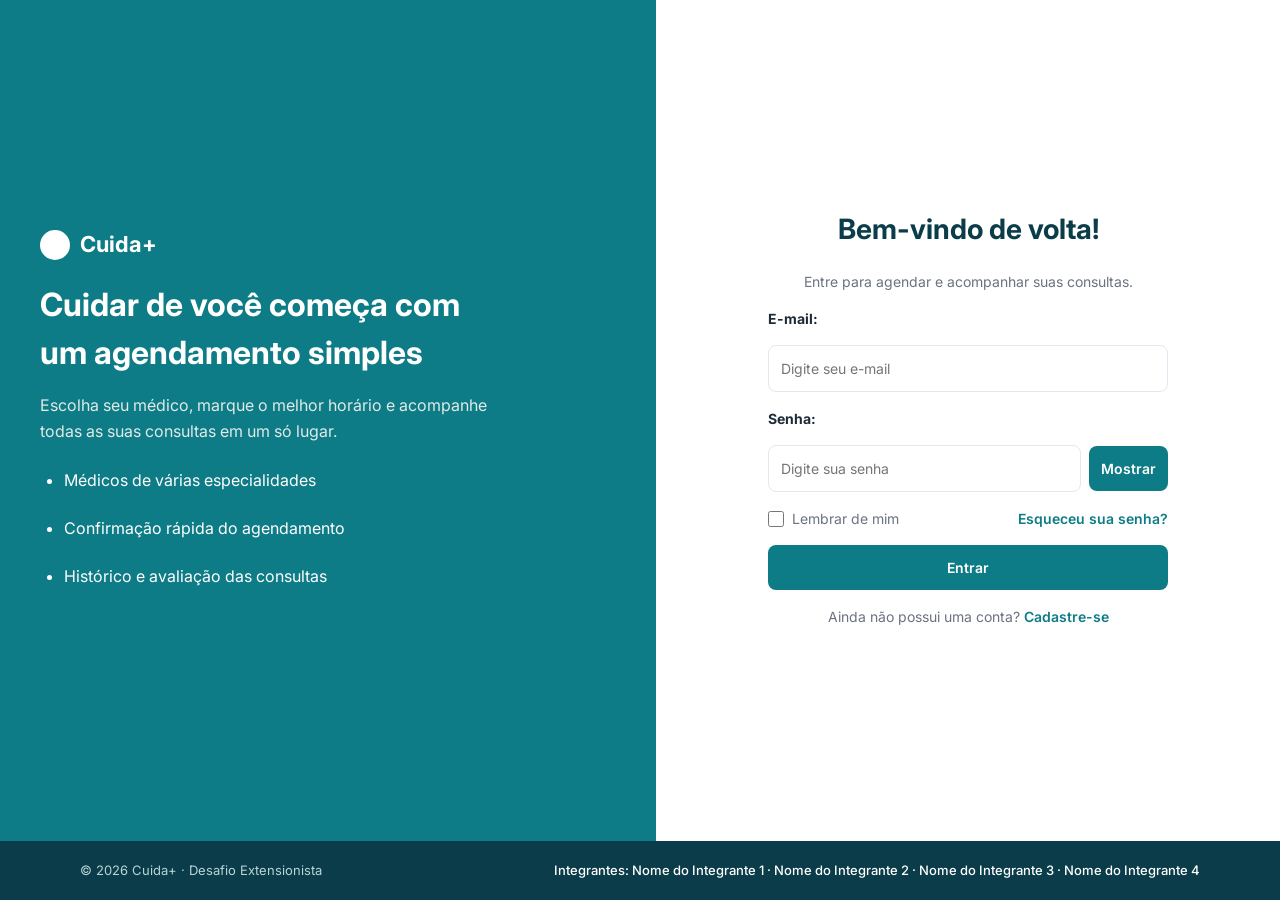
<file: cuida-mais/index.html>
<!DOCTYPE html>
<html lang="pt-BR">

<head>
    <meta charset="UTF-8">
    <meta name="viewport" content="width=device-width, initial-scale=1.0">
    <title>CuidaMais - Login</title>
    <link rel="preconnect" href="https://fonts.googleapis.com">
    <link rel="preconnect" href="https://fonts.gstatic.com" crossorigin>
    <link href="https://fonts.googleapis.com/css2?family=Inter:wght@400;500;600;700&display=swap" rel="stylesheet">
    <link rel="stylesheet" href="css/base.css">
    <link rel="stylesheet" href="css/componentes.css">
    <link rel="stylesheet" href="css/login.css">
</head>

<body>
    <main class="pagina-login">
        <section class="apresentacao">
            <div>
                <div class="marca">
                    <span class="icone-marca"></span>
                    <span>Cuida+</span>
                </div>
                <h2>Cuidar de você começa com um agendamento simples</h2>
                <p>Escolha seu médico, marque o melhor horário e acompanhe todas as suas consultas em um só lugar.</p>
                <ul>
                    <li>Médicos de várias especialidades</li>
                    <li>Confirmação rápida do agendamento</li>
                    <li>Histórico e avaliação das consultas</li>
                </ul>
            </div>

        </section>
        <section class="login">
            <form id="form-login" novalidate>
                <h1>Bem-vindo de volta!</h1>
                <p>Entre para agendar e acompanhar suas consultas.</p>
                <label for="email">E-mail:</label>
                <input type="email" id="email" name="email" placeholder="Digite seu e-mail" autocomplete="email" required>
                <label for="senha">Senha:</label>
                <div class="campo-senha">
                    <input type="password" id="senha" name="senha" placeholder="Digite sua senha" autocomplete="current-password" required>
                    <button type="button" id="mostrar-senha" aria-label="Mostrar ou ocultar a senha">Mostrar</button>
                </div>
                <div class="opcoes-login">
                    <label class="lembrar"><input type="checkbox" id="lembrar"> Lembrar de mim</label>
                    <a href="#" id="link-recuperar-senha">Esqueceu sua senha?</a>
                </div>
                <p id="mensagem-erro" role="alert"></p>
                <button type="submit">Entrar</button>
                <p> Ainda não possui uma conta? <a href="#" id="link-cadastro">Cadastre-se</a></p>
            </form>
        </section>
    </main>

    <footer id="rodape"></footer>

    <script src="js/data/dados-iniciais.js"></script>
    <script src="js/utils/Storage.js"></script>
    <script src="js/utils/Formatadores.js"></script>
    <script src="js/utils/Validador.js"></script>
    <script src="js/services/AuthService.js"></script>
    <script src="js/ui/Layout.js"></script>
    <script src="js/ui/Toast.js"></script>
    <script src="js/ui/Modal.js"></script>
    <script src="js/pages/login.js"></script>
</body>

</html>
</file>
<file: cuida-mais/css/base.css>
/* base.css: variáveis (cores do protótipo do Figma), reset e tipografia */
:root {
  --pri: #0E7C86;
  --pri-esc: #0B6A73;
  --dk: #0B3C49;
  --bg: #F4F8FA;
  --tx: #1F2A37;
  --gr: #6B7280;
  --bd: #E2E8F0;
  --lt: #E6F4F5;
  --wh: #FFFFFF;
  --ok: #1B7F5C;
  --ok-bg: #DCF5EA;
  --erro: #B42318;
  --erro-bg: #FDE2E2;
  --info: #175CD3;
  --info-bg: #E0EEFF;
  --estrela: #F5B301;
  --estrela-vazia: #D5DAE1;
  --raio: 12px;
  --raio-sm: 8px;
}

*, *::before, *::after { box-sizing: border-box; margin: 0; padding: 0; }

body {
  font-family: 'Inter', system-ui, -apple-system, 'Segoe UI', Roboto, sans-serif;
  font-size: 14px;
  line-height: 1.5;
  color: var(--tx);
  background: var(--bg);
  min-height: 100vh;
  display: flex;
  flex-direction: column;
}

main { flex: 1; width: 100%; padding: 40px 80px 48px; }

h1 { font-size: 32px; font-weight: 700; line-height: 1.2; color: var(--dk); }
h2 { font-size: 20px; font-weight: 700; color: var(--dk); }
h3 { font-size: 17px; font-weight: 600; color: var(--dk); }
.subtitulo { margin-top: 8px; font-size: 16px; color: var(--gr); }
.texto-suave { color: var(--gr); }

a { color: var(--pri); text-decoration: none; }
button { font-family: inherit; }
:focus-visible { outline: 2px solid var(--pri); outline-offset: 2px; }

.visualmente-oculto {
  position: absolute; width: 1px; height: 1px; overflow: hidden; clip: rect(0, 0, 0, 0); white-space: nowrap;
}

@media (max-width: 900px) { main { padding: 24px 20px 32px; } }
@media (prefers-reduced-motion: reduce) { * { transition: none !important; animation: none !important; } }

[hidden] { display: none !important; }
</file>
<file: cuida-mais/css/componentes.css>
/* componentes.css: peças reutilizadas em todas as telas */

/* ---------- Cabeçalho e rodapé (Layout.js) ---------- */
.cabecalho { display: flex; align-items: center; justify-content: space-between; height: 72px; padding: 0 80px; background: var(--wh); border-bottom: 1px solid var(--bd); }
.logo { display: flex; align-items: center; gap: 10px; font-size: 22px; font-weight: 700; color: var(--dk); }
.logo-marca { width: 32px; height: 32px; border-radius: 50%; background: var(--pri); }
.menu { display: flex; gap: 32px; }
.menu a { font-weight: 500; color: var(--gr); }
.menu a:hover { color: var(--pri); }
.menu a.ativo { font-weight: 600; color: var(--pri); }
.usuario { display: flex; align-items: center; gap: 12px; }
.usuario-nome { font-weight: 500; }
.avatar { display: inline-flex; align-items: center; justify-content: center; width: 36px; height: 36px; border-radius: 50%; background: var(--pri); color: var(--wh); font-size: 14px; font-weight: 600; flex-shrink: 0; }
.avatar-grande { width: 56px; height: 56px; font-size: 20px; }
.btn-link { background: none; border: 0; color: var(--pri); font-weight: 600; font-size: 14px; cursor: pointer; }
.btn-link:hover { text-decoration: underline; }
.rodape { display: flex; justify-content: space-between; gap: 24px; padding: 20px 80px; background: var(--dk); color: var(--wh); font-size: 13px; font-weight: 500; }
.rodape .esmaecido { color: #B8D4D8; font-weight: 400; }

@media (max-width: 900px) {
  .cabecalho { padding: 0 20px; }
  .menu { display: none; }
  .rodape { flex-direction: column; padding: 20px; }
}

/* ---------- Botões ---------- */
.btn { display: inline-flex; align-items: center; justify-content: center; padding: 12px 24px; border: 1px solid var(--pri); border-radius: var(--raio-sm); font-size: 14px; font-weight: 600; cursor: pointer; transition: background .15s; }
.btn-primario { background: var(--pri); color: var(--wh); }
.btn-primario:hover { background: var(--pri-esc); }
.btn-outline { background: var(--wh); color: var(--pri); }
.btn-outline:hover { background: var(--lt); }
.btn:disabled { opacity: .5; cursor: not-allowed; }
.btn-bloco { width: 100%; }

/* ---------- Card, chip, badge ---------- */
.card { background: var(--wh); border: 1px solid var(--bd); border-radius: var(--raio); padding: 24px; }

.chip { display: inline-flex; align-items: center; padding: 6px 12px; border: 0; border-radius: 999px; background: var(--lt); color: var(--pri); font-size: 12px; font-weight: 500; }
button.chip { cursor: pointer; }
.chip-ativo { background: var(--pri); color: var(--wh); }

.badge { display: inline-flex; padding: 4px 12px; border-radius: 999px; font-size: 12px; font-weight: 500; }
.badge-agendada { background: var(--info-bg); color: var(--info); }
.badge-realizada { background: var(--ok-bg); color: var(--ok); }
.badge-cancelada { background: var(--erro-bg); color: var(--erro); }

/* ---------- Formulário ---------- */
.campo { display: flex; flex-direction: column; gap: 6px; }
.campo label { font-size: 13px; font-weight: 500; }
.input { width: 100%; padding: 12px 14px; border: 1px solid var(--bd); border-radius: var(--raio-sm); background: var(--wh); color: var(--tx); font: inherit; }
.input::placeholder { color: #8A94A3; }
.input:focus { outline: 2px solid var(--pri); border-color: var(--pri); }
textarea.input { min-height: 90px; resize: vertical; }
.input:not(textarea) { height: 46px; }
.campo-erro .input { border-color: var(--erro); }
.msg-erro { font-size: 13px; color: var(--erro); }

/* ---------- Tabela ---------- */
.tabela-caixa { overflow: hidden; background: var(--wh); border: 1px solid var(--bd); border-radius: var(--raio); }
.tabela { width: 100%; border-collapse: collapse; }
.tabela th { padding: 14px 24px; background: #F8FAFC; text-align: left; font-size: 12px; font-weight: 600; color: var(--gr); }
.tabela td { padding: 14px 24px; border-top: 1px solid var(--bd); vertical-align: middle; }

/* ---------- Modal (Modal.js) ---------- */
.modal-fundo { position: fixed; inset: 0; z-index: 100; display: flex; align-items: center; justify-content: center; padding: 24px; background: rgba(11, 60, 73, .55); }
.modal { width: 100%; max-width: 520px; max-height: 90vh; overflow-y: auto; padding: 32px; background: var(--wh); border-radius: 16px; }
.modal-titulo { margin-bottom: 16px; font-size: 22px; font-weight: 700; color: var(--dk); }
.modal-acoes { display: flex; justify-content: flex-end; gap: 12px; margin-top: 24px; }

/* ---------- Toast (Toast.js) ---------- */
#toast-container { position: fixed; top: 88px; right: 24px; z-index: 200; display: flex; flex-direction: column; gap: 12px; }
.toast { min-width: 240px; max-width: 360px; padding: 14px 18px; background: var(--wh); border: 1px solid var(--bd); border-left: 4px solid var(--info); border-radius: var(--raio-sm); font-weight: 500; }
.toast-sucesso { border-left-color: var(--ok); }
.toast-erro { border-left-color: var(--erro); }

/* ---------- Divisor ---------- */
.divisor { height: 1px; border: 0; background: var(--bd); }

/* ---------- Estrelas (Estrelas.js) ---------- */
.estrelas { display: inline-flex; gap: 3px; vertical-align: middle; line-height: 0; }
.estrela { display: block; fill: var(--estrela-vazia); }
.estrela-cheia { fill: var(--estrela); }
.estrelas-input { display: inline-flex; gap: 6px; }
.estrela-botao { padding: 2px; background: none; border: 0; border-radius: 6px; line-height: 0; cursor: pointer; }
.estrela-botao svg { fill: var(--estrela-vazia); transition: fill .1s; }
.estrela-botao.ativa svg { fill: var(--estrela); }
</file>
<file: cuida-mais/css/login.css>
.pagina-login {
    display: flex;
    flex: 1;
    padding: 0;
}

.pagina-login section {
    flex: 1;
}

.pagina-login .apresentacao {
    background-color: var(--pri);
    color: white;
    display: flex;
    justify-content: flex-start;
    align-items: center;
    padding: 40px;
}

.pagina-login .apresentacao h2 {
    font-size: 32px;
    color: white;
    margin-bottom: 16px;   
}

.pagina-login .apresentacao p {
    font-size: 16px;
    color: #E0EAE8;
    line-height: 1.6;
}

.pagina-login .apresentacao ul {
    padding-left: 24px;
    margin-top: 24px;
}

.pagina-login .apresentacao li {
    font-size: 16px;
    margin-bottom: 24px;
}

.pagina-login .apresentacao div {
    max-width: 450px;
}

.pagina-login .apresentacao h2,
.pagina-login .apresentacao p {
    text-align: left;
}

.pagina-login .login {
    background-color: #FFFFFF;
    color: var(--tx);
    display: flex;
    flex-direction: column;
    justify-content: center;
    align-items: center;
    gap: 16px;
    padding: 24px;
}

.pagina-login button {
    padding: 12px;
    background-color: var(--pri);
    color: white;
    border: none;
    border-radius: 8px;
    cursor: pointer;
    font: inherit;
    font-weight: 600;
}

.pagina-login button:hover {
    background-color: var(--pri-esc);
}

.pagina-login form {
    display: flex;
    flex-direction: column;
    gap: 16px;
    width: 100%;
    max-width: 400px;
}

.pagina-login input {
    padding: 12px;
    border: 1px solid var(--bd);
    border-radius: 8px;
    font: inherit;
    color: var(--tx);
}

.pagina-login label {
    font-size: 14px;
    font-weight: bold;
}

.pagina-login h1 {
    font-size: 28px;
    color: var(--dk);
    margin-bottom: 8px;
}

.pagina-login p {
    font-size: 14px;
    color: var(--gr);
}

.pagina-login h1,
.pagina-login p {
    text-align: center;
}

.pagina-login input:focus {
    outline: 2px solid var(--pri);
    border-color: var(--pri);
}

.pagina-login input {
    width: 100%;
    box-sizing: border-box;
}

.pagina-login a {
    color: var(--pri);
    font-weight: 600;
    text-decoration: none;
}

.pagina-login a:hover {
    text-decoration: underline;
}

.pagina-login #link-recuperar-senha {
    color: var(--pri);
    font-size: 14px;
    text-decoration: none;
}

.pagina-login .campo-senha {
    display: flex;
    gap: 8px;
    align-items: center;
}

.pagina-login .campo-senha input {
    flex: 1;
    min-width: 0;
}

.pagina-login .campo-senha button {
    width: auto;
    white-space: nowrap;
}

.pagina-login .marca {
    display: flex;
    align-items: center;
    gap: 10px;
    margin-bottom: 20px;
    font-size: 22px;
    font-weight: bold;
    color: white;
}

.pagina-login .icone-marca {
    width: 30px;
    height: 30px;
    background-color: white;
    border-radius: 50%;
}

.pagina-login .opcoes-login {
    display: flex;
    align-items: center;
    justify-content: space-between;
    gap: 12px;
}

.pagina-login .lembrar {
    display: flex;
    align-items: center;
    gap: 8px;
    font-weight: normal;
    color: var(--gr);
    cursor: pointer;
}

.pagina-login .lembrar input {
    width: 16px;
    height: 16px;
    padding: 0;
    accent-color: var(--pri);
}

.pagina-login #mensagem-erro {
    margin: 0;
    padding: 10px 12px;
    background-color: var(--erro-bg);
    color: var(--erro);
    border-radius: 8px;
    font-weight: 500;
}

.pagina-login #mensagem-erro:empty {
    display: none;
}

.cadastro-form {
    display: flex;
    flex-direction: column;
    gap: 14px;
}

@media (max-width: 900px) {
    .pagina-login {
        flex-direction: column;
    }

    .pagina-login .apresentacao {
        padding: 24px;
    }

    .pagina-login .apresentacao p,
    .pagina-login .apresentacao ul {
        display: none;
    }
}
</file>
<file: cuida-mais/css/agenda.css>
/* ==========================================================================
   agenda.css  ·  Página "Confirmar agendamento"
   Organização:
     1. Variáveis e base
     2. Cabeçalho e rodapé
     3. Componentes compartilhados (avatar, cartão, botões, chips, campos)
     4. Layout da página
     5. Cartão do médico
     6. Calendário e horários
     7. Resumo da consulta
     8. Responsivo
   ========================================================================== */

/* 1. Variáveis e base ---------------------------------------------------- */
:root {
  --cor-primaria: #0e7c86;
  --cor-primaria-escura: #0a666e;
  --cor-primaria-clara: #e3f2f3;
  --cor-titulo: #0b3b45;
  --cor-texto: #1f2f36;
  --cor-texto-suave: #6b7c85;
  --cor-texto-desabilitado: #b9c3c9;
  --cor-borda: #e2e9ed;
  --cor-fundo: #f0f6f9;
  --cor-superficie: #ffffff;
  --cor-avatar: #2f6fde;
  --cor-estrela: #f5b301;
  --cor-erro: #b42318;
  --cor-sucesso: #0a6b3d;

  --raio-cartao: 12px;
  --raio-controle: 8px;
  --largura-pagina: 1086px;
  --largura-resumo: 335px;
}

*,
*::before,
*::after {
  box-sizing: border-box;
}

body {
  display: flex;
  flex-direction: column;
  min-height: 100vh;
  margin: 0;
  font-family: 'Inter', system-ui, -apple-system, 'Segoe UI', sans-serif;
  font-size: 14px;
  line-height: 1.4;
  color: var(--cor-texto);
  background: var(--cor-fundo);
}

h1, h2, h3, p, dl, dd {
  margin: 0;
}

button,
textarea {
  font: inherit;
}

a {
  color: inherit;
  text-decoration: none;
}

:focus-visible {
  outline: 2px solid var(--cor-primaria);
  outline-offset: 2px;
}

/* 2. Cabeçalho e rodapé -------------------------------------------------- */
.cabecalho {
  background: var(--cor-superficie);
  border-bottom: 1px solid var(--cor-borda);
}

.cabecalho__conteudo,
.rodape__conteudo,
.agenda {
  width: 100%;
  max-width: calc(var(--largura-pagina) + 128px);
  margin-inline: auto;
  padding-inline: 64px;
}

.cabecalho__conteudo {
  display: grid;
  grid-template-columns: 1fr auto 1fr;
  align-items: center;
  height: 56px;
}

.logo {
  display: inline-flex;
  align-items: center;
  gap: 10px;
  justify-self: start;
  font-size: 18px;
  font-weight: 700;
  color: var(--cor-titulo);
}

.logo__icone {
  width: 26px;
  height: 26px;
  border-radius: 50%;
  background: var(--cor-primaria);
}

.menu {
  display: flex;
  gap: 38px;
}

.menu__link {
  font-size: 13px;
  color: var(--cor-texto-suave);
  transition: color 0.15s;
}

.menu__link:hover {
  color: var(--cor-primaria);
}

.menu__link--ativo {
  font-weight: 500;
  color: var(--cor-primaria);
}

.usuario {
  display: flex;
  align-items: center;
  gap: 8px;
  justify-self: end;
  font-size: 13px;
}

.usuario__sair {
  font-weight: 600;
  color: var(--cor-primaria);
}

.rodape {
  margin-top: auto;
  padding-block: 14px;
  font-size: 11px;
  color: #ffffff;
  background: var(--cor-titulo);
}

.rodape__conteudo {
  display: flex;
  align-items: center;
  justify-content: space-between;
  gap: 24px;
}

.rodape__direitos {
  opacity: 0.75;
}

.rodape__equipe {
  font-weight: 500;
  text-align: right;
}

/* 3. Componentes compartilhados ------------------------------------------ */
.avatar {
  display: inline-flex;
  flex-shrink: 0;
  align-items: center;
  justify-content: center;
  font-weight: 600;
  color: #ffffff;
  border-radius: 50%;
}

.avatar--pequeno {
  width: 28px;
  height: 28px;
  font-size: 11px;
  background: var(--cor-primaria);
}

.avatar--grande {
  width: 52px;
  height: 52px;
  font-size: 18px;
  background: var(--cor-avatar);
}

.cartao {
  background: var(--cor-superficie);
  border: 1px solid var(--cor-borda);
  border-radius: var(--raio-cartao);
}

.cartao__titulo {
  font-size: 15px;
  font-weight: 600;
  color: var(--cor-titulo);
}

.botao {
  width: 100%;
  height: 34px;
  font-size: 12px;
  font-weight: 600;
  cursor: pointer;
  border: 1px solid var(--cor-primaria);
  border-radius: 6px;
  transition: background 0.15s, opacity 0.15s;
}

.botao--primario {
  color: #ffffff;
  background: var(--cor-primaria);
}

.botao--primario:hover:not(:disabled) {
  background: var(--cor-primaria-escura);
}

.botao--contorno {
  color: var(--cor-primaria);
  background: var(--cor-superficie);
}

.botao--contorno:hover {
  background: var(--cor-primaria-clara);
}

.botao:disabled {
  cursor: not-allowed;
  opacity: 0.5;
}

.chips {
  display: flex;
  gap: 6px;
}

.chip {
  padding: 4px 11px;
  font-size: 10px;
  font-weight: 500;
  color: var(--cor-primaria);
  cursor: pointer;
  background: var(--cor-primaria-clara);
  border: 0;
  border-radius: 999px;
  transition: background 0.15s, color 0.15s;
}

.chip--ativo {
  color: #ffffff;
  background: var(--cor-primaria);
}

.campo-texto {
  width: 100%;
  height: 64px;
  padding: 10px 12px;
  font-size: 12px;
  color: var(--cor-texto);
  resize: none;
  background: var(--cor-superficie);
  border: 1px solid var(--cor-borda);
  border-radius: 6px;
}

.campo-texto::placeholder {
  color: var(--cor-texto-suave);
  opacity: 0.8;
}

.mensagem {
  font-size: 12px;
  font-weight: 500;
}

.mensagem:not(:empty) {
  margin-bottom: 10px;
}

.mensagem--erro {
  color: var(--cor-erro);
}

.mensagem--sucesso {
  color: var(--cor-sucesso);
}

/* 4. Layout da página ---------------------------------------------------- */
.agenda {
  padding-block: 32px 48px;
}

.agenda__titulo {
  font-size: 26px;
  font-weight: 700;
  color: var(--cor-titulo);
}

.agenda__subtitulo {
  margin-top: 14px;
  font-size: 13px;
  color: var(--cor-texto-suave);
}

.agenda__layout {
  display: grid;
  grid-template-columns: minmax(0, 1fr) var(--largura-resumo);
  gap: 20px;
  align-items: start;
  margin-top: 26px;
}

.agenda__principal {
  display: flex;
  flex-direction: column;
  gap: 20px;
}

/* 5. Cartão do médico ---------------------------------------------------- */
.cartao-medico {
  display: flex;
  align-items: center;
  gap: 16px;
  padding: 18px 20px;
}

.cartao-medico__nome {
  font-size: 16px;
  font-weight: 600;
  color: var(--cor-titulo);
}

.cartao-medico__detalhe {
  margin-top: 2px;
  font-size: 12px;
  color: var(--cor-texto-suave);
}

.cartao-medico__avaliacao {
  display: flex;
  align-items: center;
  gap: 6px;
  margin-top: 2px;
  font-size: 11px;
  color: var(--cor-texto-suave);
}

.estrelas {
  font-size: 12px;
  letter-spacing: 1px;
  color: var(--cor-estrela);
}

/* 6. Calendário e horários ----------------------------------------------- */
.cartao--calendario {
  padding: 22px 22px 30px;
}

.escolha {
  display: grid;
  grid-template-columns: 345px minmax(0, 1fr);
  gap: 38px;
  margin-top: 16px;
}

.calendario__cabecalho {
  display: flex;
  align-items: center;
  justify-content: space-between;
  margin-bottom: 14px;
}

.calendario__titulo,
.horarios__titulo {
  font-size: 13px;
  font-weight: 500;
  color: var(--cor-titulo);
}

.calendario__navegacao {
  display: flex;
  gap: 8px;
}

.calendario__seta {
  width: 24px;
  height: 24px;
  font-size: 18px;
  line-height: 1;
  color: var(--cor-texto);
  cursor: pointer;
  background: none;
  border: 0;
  border-radius: 6px;
}

.calendario__seta:hover:not(:disabled) {
  background: var(--cor-primaria-clara);
}

.calendario__seta:disabled {
  color: var(--cor-texto-desabilitado);
  cursor: not-allowed;
}

.calendario__semana,
.calendario__grade {
  display: grid;
  grid-template-columns: repeat(7, 1fr);
  justify-items: center;
}

.calendario__semana {
  margin-bottom: 6px;
}

.calendario__dia-semana {
  font-size: 11px;
  line-height: 28px;
  color: var(--cor-texto-suave);
}

.calendario__grade {
  row-gap: 6px;
}

.calendario__dia,
.calendario__vazio {
  width: 44px;
  height: 32px;
}

.calendario__dia {
  font-size: 12px;
  color: var(--cor-texto);
  cursor: pointer;
  background: none;
  border: 0;
  border-radius: var(--raio-controle);
  transition: background 0.15s;
}

.calendario__dia:hover:not(:disabled):not(.calendario__dia--selecionado) {
  background: var(--cor-primaria-clara);
}

.calendario__dia:disabled {
  color: var(--cor-texto-desabilitado);
  cursor: not-allowed;
}

.calendario__dia--selecionado {
  font-weight: 600;
  color: #ffffff;
  background: var(--cor-primaria);
}

.horarios__titulo {
  margin-bottom: 14px;
  line-height: 24px;
  font-weight: 600;
}

.horarios__lista {
  display: grid;
  grid-template-columns: repeat(2, 88px);
  gap: 10px;
}

.horario {
  height: 32px;
  font-size: 12px;
  font-weight: 500;
  color: var(--cor-primaria);
  cursor: pointer;
  background: var(--cor-superficie);
  border: 1px solid var(--cor-borda);
  border-radius: 6px;
  transition: background 0.15s, color 0.15s;
}

.horario:hover:not(:disabled):not(.horario--selecionado) {
  background: var(--cor-primaria-clara);
}

.horario:disabled {
  color: var(--cor-texto-desabilitado);
  text-decoration: line-through;
  cursor: not-allowed;
  background: var(--cor-fundo);
}

.horario--selecionado {
  color: #ffffff;
  background: var(--cor-primaria);
  border-color: var(--cor-primaria);
}

/* 7. Resumo da consulta -------------------------------------------------- */
.resumo {
  padding: 22px 22px 24px;
}

.resumo__titulo {
  padding-bottom: 14px;
  font-size: 16px;
  border-bottom: 1px solid var(--cor-borda);
}

.resumo__lista {
  display: flex;
  flex-direction: column;
  gap: 9px;
  margin-top: 14px;
}

.resumo__linha {
  display: flex;
  justify-content: space-between;
  gap: 12px;
  font-size: 12px;
}

.resumo__linha dt {
  color: var(--cor-texto-suave);
}

.resumo__linha dd {
  font-weight: 600;
  text-align: right;
  color: var(--cor-titulo);
}

.resumo__valor {
  display: flex;
  align-items: center;
  justify-content: space-between;
  margin-top: 14px;
  padding: 10px 14px;
  background: var(--cor-primaria-clara);
  border-radius: var(--raio-controle);
}

.resumo__valor-rotulo {
  display: block;
  font-size: 12px;
  font-weight: 500;
  color: var(--cor-titulo);
}

.resumo__valor-detalhe {
  display: block;
  font-size: 10px;
  color: var(--cor-texto-suave);
}

.resumo__valor-numero {
  font-size: 20px;
  font-weight: 700;
  color: var(--cor-primaria);
}

.resumo__bloco {
  margin-top: 14px;
}

.resumo__bloco--divisor {
  padding-top: 14px;
  border-top: 1px solid var(--cor-borda);
}

.resumo__rotulo {
  display: block;
  margin-bottom: 8px;
  font-size: 11px;
  font-weight: 500;
  color: var(--cor-titulo);
}

.resumo .botao--primario {
  margin-top: 14px;
  height: 36px;
}

.resumo .botao--contorno {
  margin-top: 10px;
  height: 36px;
}

/* 8. Responsivo ---------------------------------------------------------- */
@media (max-width: 1100px) {
  .cabecalho__conteudo,
  .rodape__conteudo,
  .agenda {
    padding-inline: 24px;
  }
}

@media (max-width: 900px) {
  .agenda__layout {
    grid-template-columns: minmax(0, 1fr);
  }

  .escolha {
    grid-template-columns: minmax(0, 1fr);
  }

  .menu {
    display: none;
  }

  .cabecalho__conteudo {
    grid-template-columns: 1fr auto;
  }

  .rodape__conteudo {
    flex-direction: column;
  }

  .rodape__equipe {
    text-align: left;
  }
}

@media (prefers-reduced-motion: reduce) {
  * {
    transition: none !important;
  }
}
</file>
<file: cuida-mais/css/avaliacao.css>
/* avaliacao.css: tela "Avaliar consulta" */
.avaliacao-main { display: flex; justify-content: center; align-items: flex-start; padding-top: 48px; padding-bottom: 64px; }

.avaliacao-card { display: flex; flex-direction: column; gap: 24px; width: 100%; max-width: 760px; padding: 40px; border-radius: 16px; }
.avaliacao-card h1 { font-size: 28px; }

.consulta-resumo { display: flex; align-items: center; gap: 14px; padding: 16px; background: var(--bg); border-radius: var(--raio); }
.consulta-resumo h3 { font-size: 16px; }
.consulta-resumo p { font-size: 13px; color: var(--gr); }
.consulta-resumo .avatar { width: 48px; height: 48px; font-size: 17px; }

.avaliacao-form { display: flex; flex-direction: column; gap: 24px; }

.bloco-nota { display: flex; flex-direction: column; gap: 12px; }
.bloco-nota h2 { font-size: 16px; font-weight: 600; color: var(--tx); }
.nota-geral { display: flex; align-items: center; gap: 16px; }
.texto-nota { min-height: 24px; font-size: 16px; font-weight: 600; color: var(--pri); }

.criterios { display: flex; flex-direction: column; gap: 14px; }
.criterio { display: flex; align-items: center; justify-content: space-between; gap: 16px; font-weight: 500; font-size: 15px; }

.recomenda { display: flex; align-items: center; gap: 12px; flex-wrap: wrap; font-weight: 500; }
.recomenda-opcoes { display: flex; gap: 8px; }
.recomenda-opcoes .chip { padding: 8px 18px; font-size: 13px; }

.acoes { display: flex; justify-content: flex-end; gap: 12px; }

.avaliacao-vazio { display: flex; flex-direction: column; align-items: center; gap: 16px; width: 100%; max-width: 560px; padding: 48px 32px; text-align: center; }
.avaliacao-vazio h1 { font-size: 24px; }
.avaliacao-vazio p { color: var(--gr); }

@media (max-width: 700px) {
  .avaliacao-card { padding: 24px; }
  .criterio { flex-direction: column; align-items: flex-start; gap: 6px; }
  .acoes { flex-direction: column-reverse; }
  .acoes .btn { width: 100%; }
}
</file>
<file: cuida-mais/css/historico.css>
/* historico.css: tela "Histórico de consultas" */
.resumo { display: grid; grid-template-columns: repeat(4, 1fr); gap: 24px; margin-top: 24px; }
.resumo-card { display: flex; flex-direction: column; gap: 4px; padding: 20px 24px; }
.resumo-rotulo { font-size: 13px; font-weight: 500; color: var(--gr); }
.resumo-valor { font-size: 30px; font-weight: 700; line-height: 1.2; color: var(--dk); }
.resumo-valor.ok { color: var(--ok); }
.resumo-valor.erro { color: var(--erro); }
.resumo-valor.info { color: var(--info); }

.barra-filtros { display: flex; align-items: center; justify-content: space-between; gap: 16px; flex-wrap: wrap; margin: 24px 0; }
.filtros-status { display: flex; flex-wrap: wrap; gap: 8px; }
.busca { width: 280px; }
.busca .input { height: 40px; }

.tabela-rolagem { overflow-x: auto; }
.tabela { min-width: 960px; }
.tabela td .sub { font-size: 12px; color: var(--gr); }
.tabela-vazia { padding: 48px 24px !important; text-align: center; color: var(--gr); }
.tabela-vazia a { font-weight: 600; }

.link-medico { padding: 0; background: none; border: 0; font-size: 14px; font-weight: 500; color: var(--tx); text-align: left; cursor: pointer; }
.link-medico:hover { color: var(--pri); text-decoration: underline; }

.acoes-linha { display: flex; align-items: center; gap: 16px; flex-wrap: wrap; }
.acoes-linha .btn-link { font-size: 13px; }
.acoes-linha .btn-link.perigo { color: var(--erro); }

/* conteúdo dos modais */
.detalhes-lista { display: grid; grid-template-columns: auto 1fr; gap: 10px 24px; }
.detalhes-lista dt { color: var(--gr); }
.detalhes-lista dd { font-weight: 600; text-align: right; }
.detalhes-avaliacao { display: flex; flex-direction: column; gap: 8px; padding: 16px; background: var(--bg); border-radius: var(--raio-sm); }
.detalhes-avaliacao p { color: var(--tx); }
.remarcar-linha { display: flex; gap: 16px; }
.remarcar-linha .campo { flex: 1; }

@media (max-width: 1000px) { .resumo { grid-template-columns: repeat(2, 1fr); } }
@media (max-width: 700px) { .busca { width: 100%; } }
</file>
<file: cuida-mais/css/medicos.css>
/* medicos.css: tela "Agendar consulta" */
.filtros { display: flex; align-items: flex-end; gap: 16px; margin-top: 24px; padding: 20px; }
.filtros .campo { flex: 1; min-width: 0; }
.filtros .btn { flex-shrink: 0; }
.filtros .btn-link { flex-shrink: 0; padding: 12px 4px; }

.contador { margin: 24px 0 16px; font-weight: 500; }

.grade-medicos { display: grid; grid-template-columns: repeat(3, 1fr); gap: 24px; }

.medico-card { display: flex; flex-direction: column; gap: 16px; }
.medico-topo { display: flex; align-items: center; gap: 14px; }
.medico-nota { display: flex; align-items: center; gap: 8px; font-size: 13px; color: var(--gr); }
.medico-rotulo { font-size: 13px; font-weight: 500; }
.medico-horarios { display: flex; flex-wrap: wrap; gap: 8px; min-height: 30px; }
.medico-horarios .chip { transition: background .15s, color .15s; }
.medico-horarios button.chip:hover { background: var(--pri); color: var(--wh); }
.medico-sem-horario { font-size: 13px; color: var(--gr); }
.medico-card .btn { margin-top: auto; }

.vazio { grid-column: 1 / -1; display: flex; flex-direction: column; align-items: center; gap: 12px; padding: 48px 24px; text-align: center; }
.vazio h2 { font-size: 18px; }
.vazio p { max-width: 420px; color: var(--gr); }

@media (max-width: 1100px) { .grade-medicos { grid-template-columns: repeat(2, 1fr); } }
@media (max-width: 800px) {
  .filtros { flex-wrap: wrap; }
  .filtros .campo { flex: 1 1 100%; }
}
@media (max-width: 700px) { .grade-medicos { grid-template-columns: 1fr; } }
</file>
